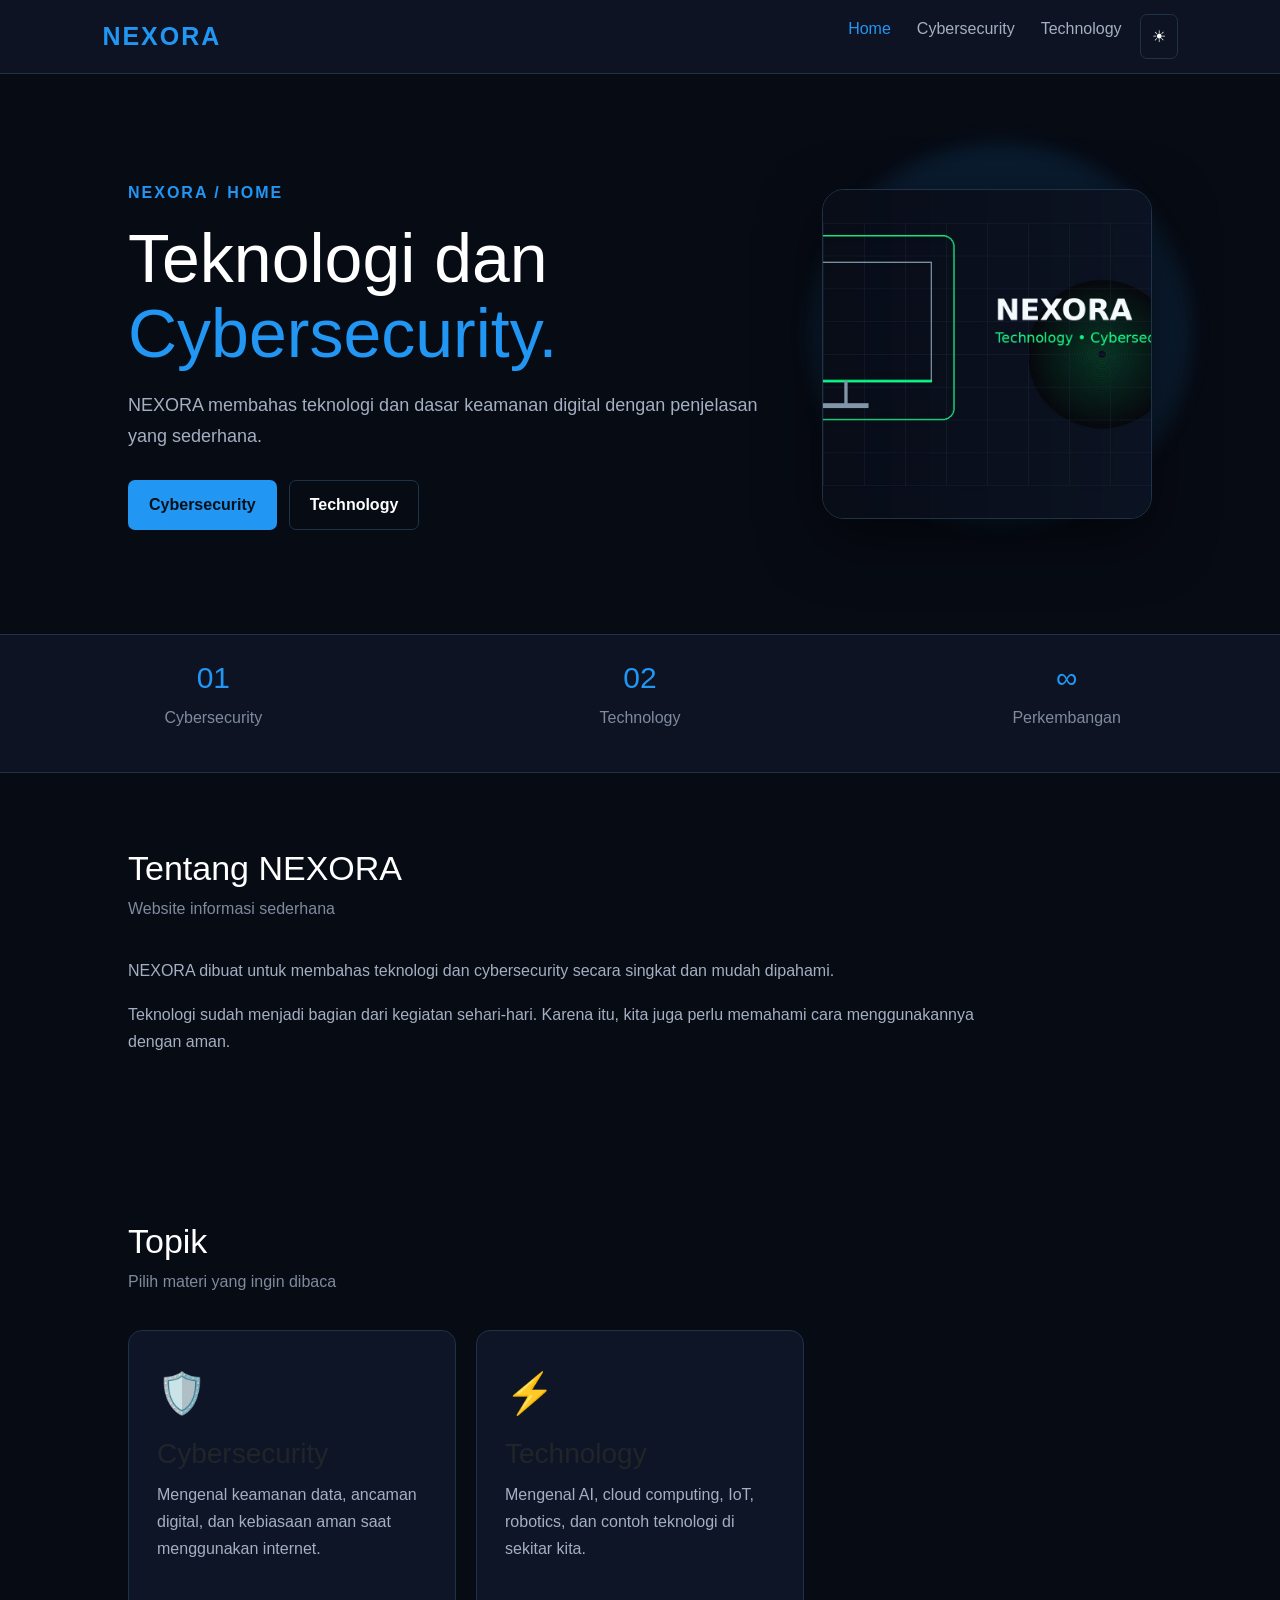
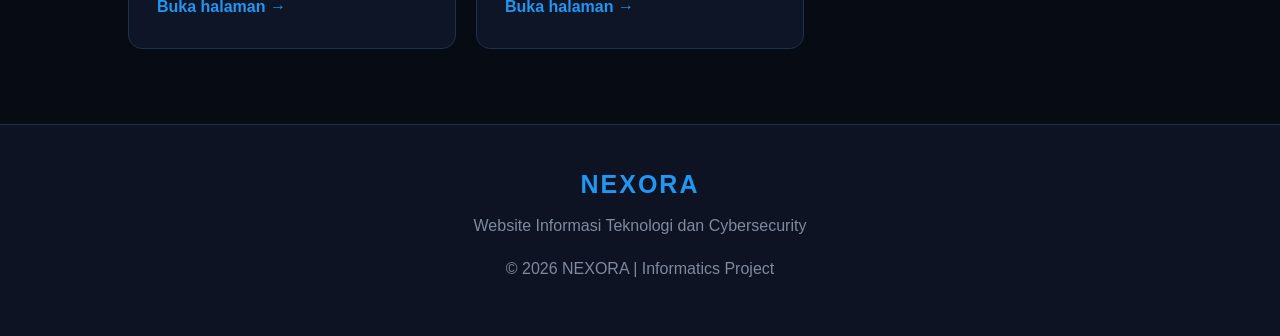
<file: index.html>
<!DOCTYPE html>
<html lang="id">
<head>
  <meta charset="UTF-8">
  <meta name="viewport" content="width=device-width, initial-scale=1.0">
  <meta name="description" content="NEXORA - Website informasi teknologi dan cybersecurity.">
  <title>NEXORA | Home</title>
  <link rel="icon" href="assets/icons/favicon.ico">

  <!-- Bootstrap -->
  <link href="https://cdn.jsdelivr.net/npm/bootstrap@5.3.3/dist/css/bootstrap.min.css" rel="stylesheet">

  <!-- CSS NEXORA -->
  <link rel="stylesheet" href="css/style.css">
</head>

<body>
  <header class="site-header">
    <nav class="navbar" aria-label="Navigasi utama">
      <a class="logo" href="index.html">NEXORA</a>

      <button class="menu-toggle" aria-label="Buka menu" aria-expanded="false">
        ☰
      </button>

      <div class="nav-actions">
        <ul class="nav-menu">
          <li><a href="index.html">Home</a></li>
          <li><a href="cybersecurity.html">Cybersecurity</a></li>
          <li><a href="technology.html">Technology</a></li>
        </ul>

        <button class="theme-toggle" aria-label="Ganti tema">☀</button>
      </div>
    </nav>
  </header>

  <main>
    <section class="hero">
      <div class="hero-content reveal">
        <div class="label">NEXORA / HOME</div>

        <h1>Teknologi dan <span>Cybersecurity.</span></h1>

        <p>
          NEXORA membahas teknologi dan dasar keamanan digital dengan penjelasan
          yang sederhana.
        </p>

        <div class="buttons">
          <a class="btn primary" href="cybersecurity.html">Cybersecurity</a>
          <a class="btn secondary" href="technology.html">Technology</a>
        </div>
      </div>

      <img
        class="hero-image reveal"
        src="assets/images/hero-banner.jpg"
        alt="Teknologi dan komputer"
      >
    </section>

    <section class="stats">
      <div class="stat">
        <h2>01</h2>
        <p>Cybersecurity</p>
      </div>

      <div class="stat">
        <h2>02</h2>
        <p>Technology</p>
      </div>

      <div class="stat">
        <h2>∞</h2>
        <p>Perkembangan</p>
      </div>
    </section>

    <section class="section">
      <div class="section-title reveal">
        <h2>Tentang NEXORA</h2>
        <p>Website informasi sederhana</p>
      </div>

      <div class="about reveal">
        <p>
          NEXORA dibuat untuk membahas teknologi dan cybersecurity secara singkat
          dan mudah dipahami.
        </p>

        <p>
          Teknologi sudah menjadi bagian dari kegiatan sehari-hari. Karena itu,
          kita juga perlu memahami cara menggunakannya dengan aman.
        </p>
      </div>
    </section>

    <section class="section">
      <div class="section-title reveal">
        <h2>Topik</h2>
        <p>Pilih materi yang ingin dibaca</p>
      </div>

      <div class="grid">
        <div class="card reveal">
          <div class="icon">🛡️</div>
          <h3>Cybersecurity</h3>
          <p>
            Mengenal keamanan data, ancaman digital, dan kebiasaan aman saat
            menggunakan internet.
          </p>
          <a href="cybersecurity.html">Buka halaman →</a>
        </div>

        <div class="card reveal">
          <div class="icon">⚡</div>
          <h3>Technology</h3>
          <p>
            Mengenal AI, cloud computing, IoT, robotics, dan contoh teknologi
            di sekitar kita.
          </p>
          <a href="technology.html">Buka halaman →</a>
        </div>
      </div>
    </section>
  </main>

  <footer>
    <div class="logo">NEXORA</div>
    <p>Website Informasi Teknologi dan Cybersecurity</p>
    <p>© 2026 NEXORA | Informatics Project</p>
  </footer>

  <button id="topButton" title="Kembali ke atas">↑</button>

  <script src="js/script.js"></script>

  <!-- Bootstrap JS -->
  <script src="https://cdn.jsdelivr.net/npm/bootstrap@5.3.3/dist/js/bootstrap.bundle.min.js"></script>
</body>
</html>
</file>
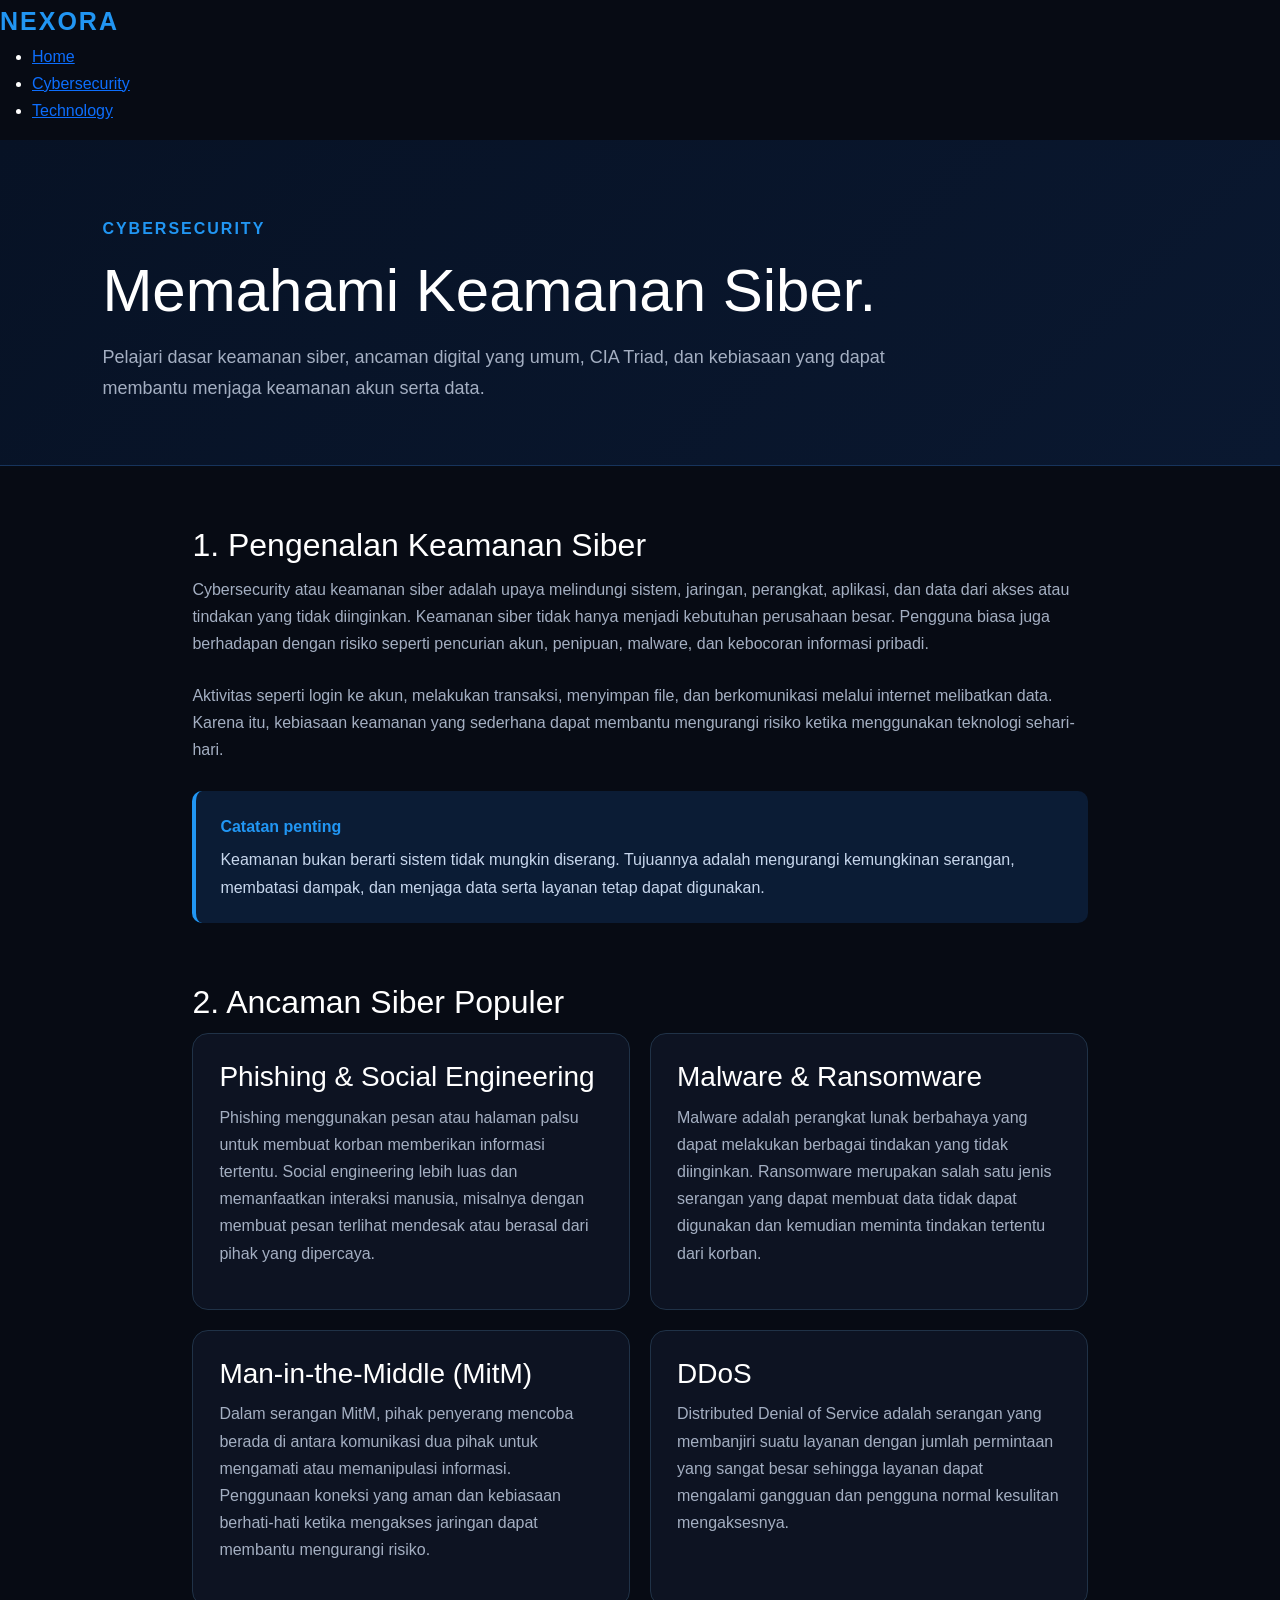
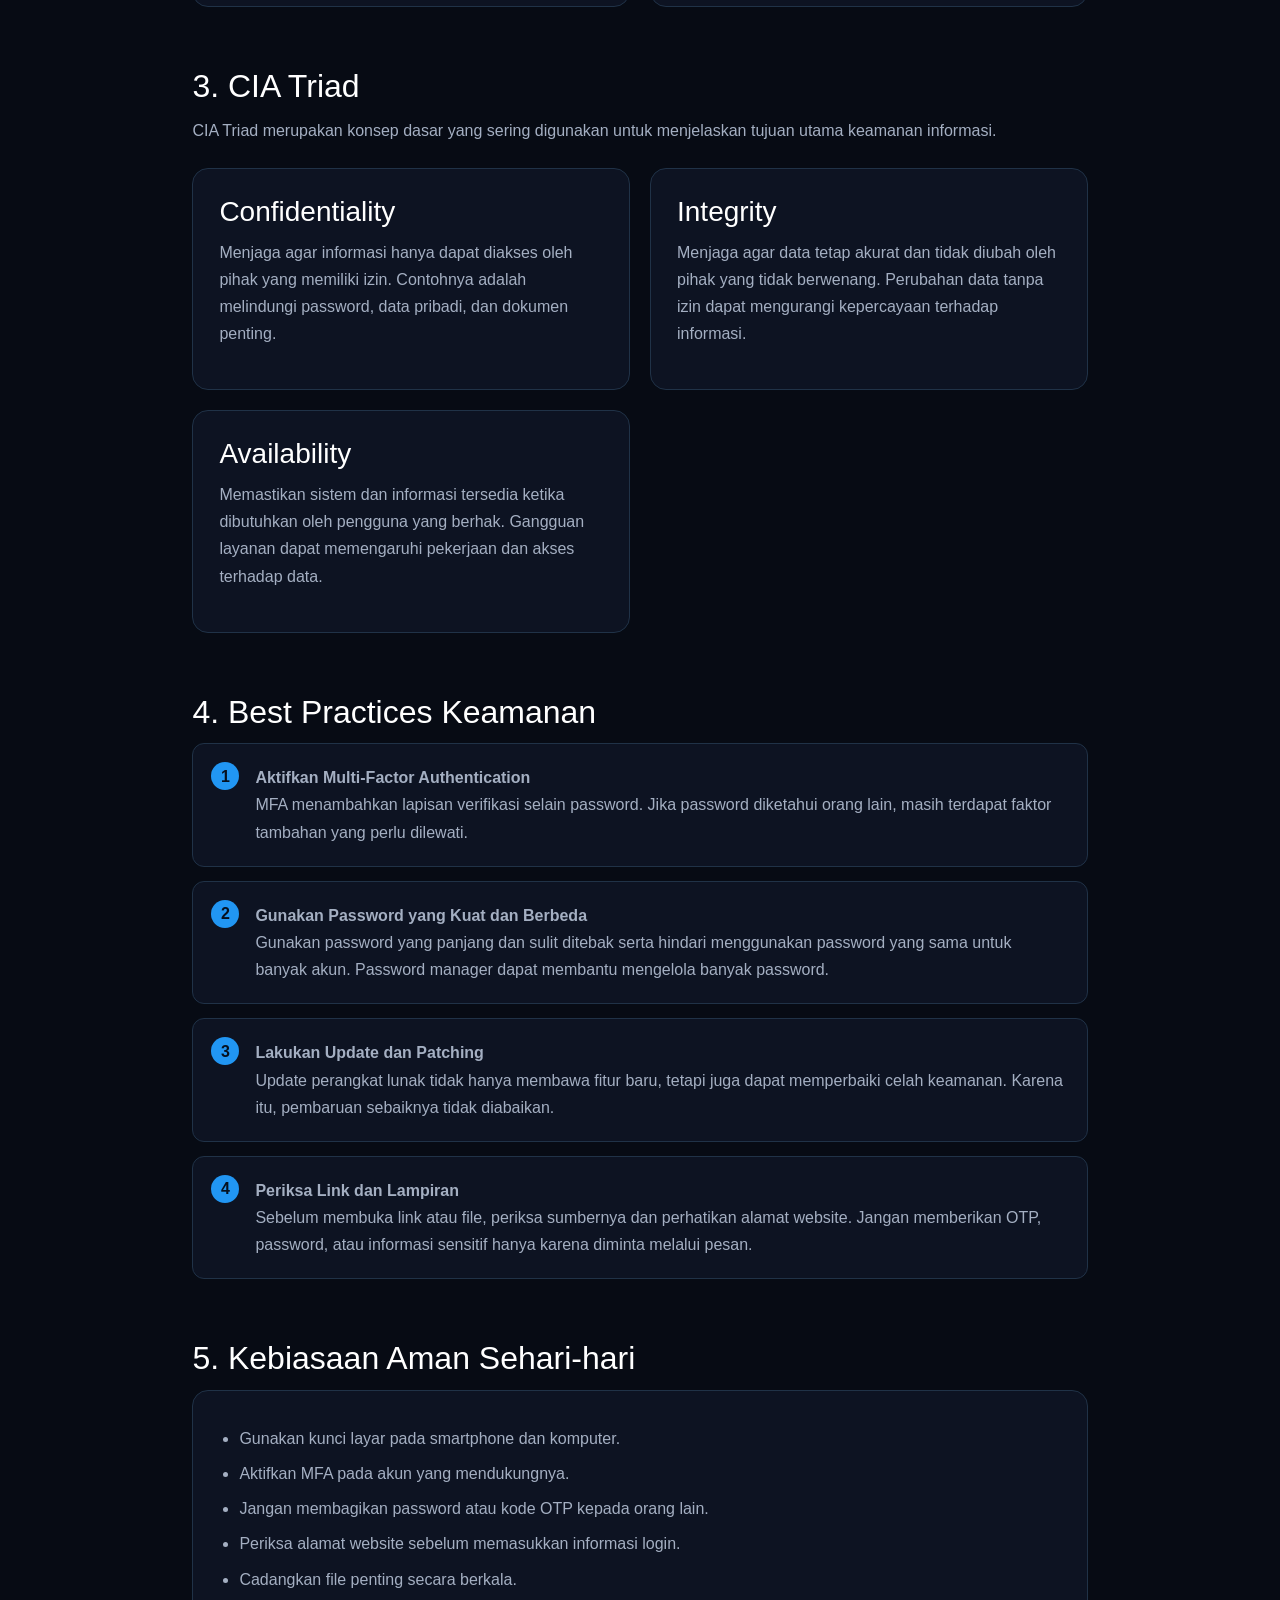
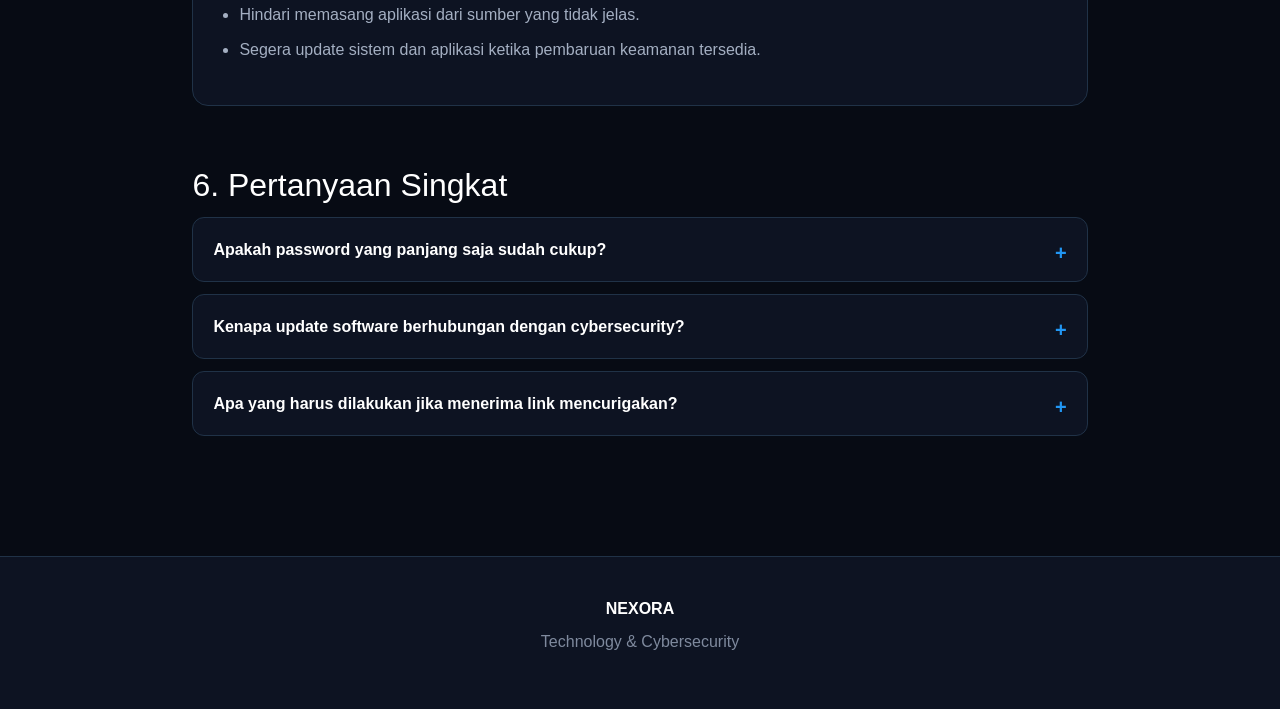
<file: cybersecurity.html>
<!DOCTYPE html>
<html lang="id">
<head>
  <meta charset="UTF-8">
  <meta name="viewport" content="width=device-width, initial-scale=1.0">
  <meta
    name="description"
    content="Pelajari dasar keamanan siber, ancaman digital yang umum, CIA Triad, dan kebiasaan yang dapat membantu menjaga keamanan akun serta data."
  >
  <title>Cybersecurity | NEXORA</title>

  <link rel="icon" href="assets/icons/favicon.ico">

  <!-- Bootstrap -->
  <link
    href="https://cdn.jsdelivr.net/npm/bootstrap@5.3.3/dist/css/bootstrap.min.css"
    rel="stylesheet"
  >

  <!-- CSS NEXORA -->
  <link rel="stylesheet" href="css/style.css">
</head>

<body>
  <nav>
    <div class="logo">NEXORA</div>

    <ul>
      <li><a href="index.html">Home</a></li>
      <li><a href="cybersecurity.html">Cybersecurity</a></li>
      <li><a href="technology.html">Technology</a></li>
    </ul>
  </nav>

  <header class="material-hero">
    <div class="label">CYBERSECURITY</div>

    <h1>Memahami Keamanan Siber.</h1>

    <p>
      Pelajari dasar keamanan siber, ancaman digital yang umum, CIA Triad,
      dan kebiasaan yang dapat membantu menjaga keamanan akun serta data.
    </p>
  </header>

  <main class="material-wrap">

    <section class="material-section reveal">
      <h2>1. Pengenalan Keamanan Siber</h2>

      <p>
        Cybersecurity atau keamanan siber adalah upaya melindungi sistem, jaringan,
        perangkat, aplikasi, dan data dari akses atau tindakan yang tidak diinginkan.
        Keamanan siber tidak hanya menjadi kebutuhan perusahaan besar. Pengguna biasa
        juga berhadapan dengan risiko seperti pencurian akun, penipuan, malware,
        dan kebocoran informasi pribadi.
      </p>

      <p>
        Aktivitas seperti login ke akun, melakukan transaksi, menyimpan file, dan
        berkomunikasi melalui internet melibatkan data. Karena itu, kebiasaan keamanan
        yang sederhana dapat membantu mengurangi risiko ketika menggunakan teknologi
        sehari-hari.
      </p>

      <div class="callout">
        <strong>Catatan penting</strong>
        Keamanan bukan berarti sistem tidak mungkin diserang. Tujuannya adalah
        mengurangi kemungkinan serangan, membatasi dampak, dan menjaga data serta
        layanan tetap dapat digunakan.
      </div>
    </section>

    <section class="material-section reveal">
      <h2>2. Ancaman Siber Populer</h2>

      <div class="material-grid">
        <article class="material-card">
          <h3>Phishing & Social Engineering</h3>

          <p>
            Phishing menggunakan pesan atau halaman palsu untuk membuat korban
            memberikan informasi tertentu. Social engineering lebih luas dan
            memanfaatkan interaksi manusia, misalnya dengan membuat pesan terlihat
            mendesak atau berasal dari pihak yang dipercaya.
          </p>
        </article>

        <article class="material-card">
          <h3>Malware & Ransomware</h3>

          <p>
            Malware adalah perangkat lunak berbahaya yang dapat melakukan berbagai
            tindakan yang tidak diinginkan. Ransomware merupakan salah satu jenis
            serangan yang dapat membuat data tidak dapat digunakan dan kemudian
            meminta tindakan tertentu dari korban.
          </p>
        </article>

        <article class="material-card">
          <h3>Man-in-the-Middle (MitM)</h3>

          <p>
            Dalam serangan MitM, pihak penyerang mencoba berada di antara komunikasi
            dua pihak untuk mengamati atau memanipulasi informasi. Penggunaan koneksi
            yang aman dan kebiasaan berhati-hati ketika mengakses jaringan dapat
            membantu mengurangi risiko.
          </p>
        </article>

        <article class="material-card">
          <h3>DDoS</h3>

          <p>
            Distributed Denial of Service adalah serangan yang membanjiri suatu
            layanan dengan jumlah permintaan yang sangat besar sehingga layanan
            dapat mengalami gangguan dan pengguna normal kesulitan mengaksesnya.
          </p>
        </article>
      </div>
    </section>

    <section class="material-section reveal">
      <h2>3. CIA Triad</h2>

      <p>
        CIA Triad merupakan konsep dasar yang sering digunakan untuk menjelaskan
        tujuan utama keamanan informasi.
      </p>

      <div class="material-grid">
        <article class="material-card">
          <h3>Confidentiality</h3>

          <p>
            Menjaga agar informasi hanya dapat diakses oleh pihak yang memiliki izin.
            Contohnya adalah melindungi password, data pribadi, dan dokumen penting.
          </p>
        </article>

        <article class="material-card">
          <h3>Integrity</h3>

          <p>
            Menjaga agar data tetap akurat dan tidak diubah oleh pihak yang tidak
            berwenang. Perubahan data tanpa izin dapat mengurangi kepercayaan
            terhadap informasi.
          </p>
        </article>

        <article class="material-card">
          <h3>Availability</h3>

          <p>
            Memastikan sistem dan informasi tersedia ketika dibutuhkan oleh pengguna
            yang berhak. Gangguan layanan dapat memengaruhi pekerjaan dan akses
            terhadap data.
          </p>
        </article>
      </div>
    </section>

    <section class="material-section reveal">
      <h2>4. Best Practices Keamanan</h2>

      <div class="steps">
        <div class="step">
          <strong>Aktifkan Multi-Factor Authentication</strong>
          <br>
          MFA menambahkan lapisan verifikasi selain password. Jika password diketahui
          orang lain, masih terdapat faktor tambahan yang perlu dilewati.
        </div>

        <div class="step">
          <strong>Gunakan Password yang Kuat dan Berbeda</strong>
          <br>
          Gunakan password yang panjang dan sulit ditebak serta hindari menggunakan
          password yang sama untuk banyak akun. Password manager dapat membantu
          mengelola banyak password.
        </div>

        <div class="step">
          <strong>Lakukan Update dan Patching</strong>
          <br>
          Update perangkat lunak tidak hanya membawa fitur baru, tetapi juga dapat
          memperbaiki celah keamanan. Karena itu, pembaruan sebaiknya tidak diabaikan.
        </div>

        <div class="step">
          <strong>Periksa Link dan Lampiran</strong>
          <br>
          Sebelum membuka link atau file, periksa sumbernya dan perhatikan alamat
          website. Jangan memberikan OTP, password, atau informasi sensitif hanya
          karena diminta melalui pesan.
        </div>
      </div>
    </section>

    <section class="material-section reveal">
      <h2>5. Kebiasaan Aman Sehari-hari</h2>

      <div class="material-card">
        <ul>
          <li>Gunakan kunci layar pada smartphone dan komputer.</li>
          <li>Aktifkan MFA pada akun yang mendukungnya.</li>
          <li>Jangan membagikan password atau kode OTP kepada orang lain.</li>
          <li>Periksa alamat website sebelum memasukkan informasi login.</li>
          <li>Cadangkan file penting secara berkala.</li>
          <li>Hindari memasang aplikasi dari sumber yang tidak jelas.</li>
          <li>
            Segera update sistem dan aplikasi ketika pembaruan keamanan tersedia.
          </li>
        </ul>
      </div>
    </section>

    <section class="material-section reveal">
      <h2>6. Pertanyaan Singkat</h2>

      <details>
        <summary>Apakah password yang panjang saja sudah cukup?</summary>

        <p>
          Password yang kuat merupakan langkah penting, tetapi keamanan akun tidak
          hanya bergantung pada password. MFA, kewaspadaan terhadap phishing, dan
          pembaruan perangkat lunak juga berperan.
        </p>
      </details>

      <details>
        <summary>Kenapa update software berhubungan dengan cybersecurity?</summary>

        <p>
          Software dapat memiliki celah keamanan yang ditemukan setelah dirilis.
          Pembaruan atau patch dapat memperbaiki masalah tersebut sehingga perangkat
          tidak terus menggunakan versi yang memiliki kerentanan yang sudah diketahui.
        </p>
      </details>

      <details>
        <summary>Apa yang harus dilakukan jika menerima link mencurigakan?</summary>

        <p>
          Jangan langsung membukanya. Periksa pengirim, alamat tujuan, konteks pesan,
          dan jika perlu konfirmasi melalui kanal resmi. Jangan memasukkan data login
          atau informasi sensitif sebelum memastikan sumbernya.
        </p>
      </details>
    </section>

  </main>

  <footer>
    <strong>NEXORA</strong>
    <p>Technology & Cybersecurity</p>
  </footer>

  <button id="topButton" title="Kembali ke atas">↑</button>

  <script src="js/script.js"></script>

  <!-- Bootstrap JS -->
  <script src="https://cdn.jsdelivr.net/npm/bootstrap@5.3.3/dist/js/bootstrap.bundle.min.js"></script>
</body>
</html>
</file>
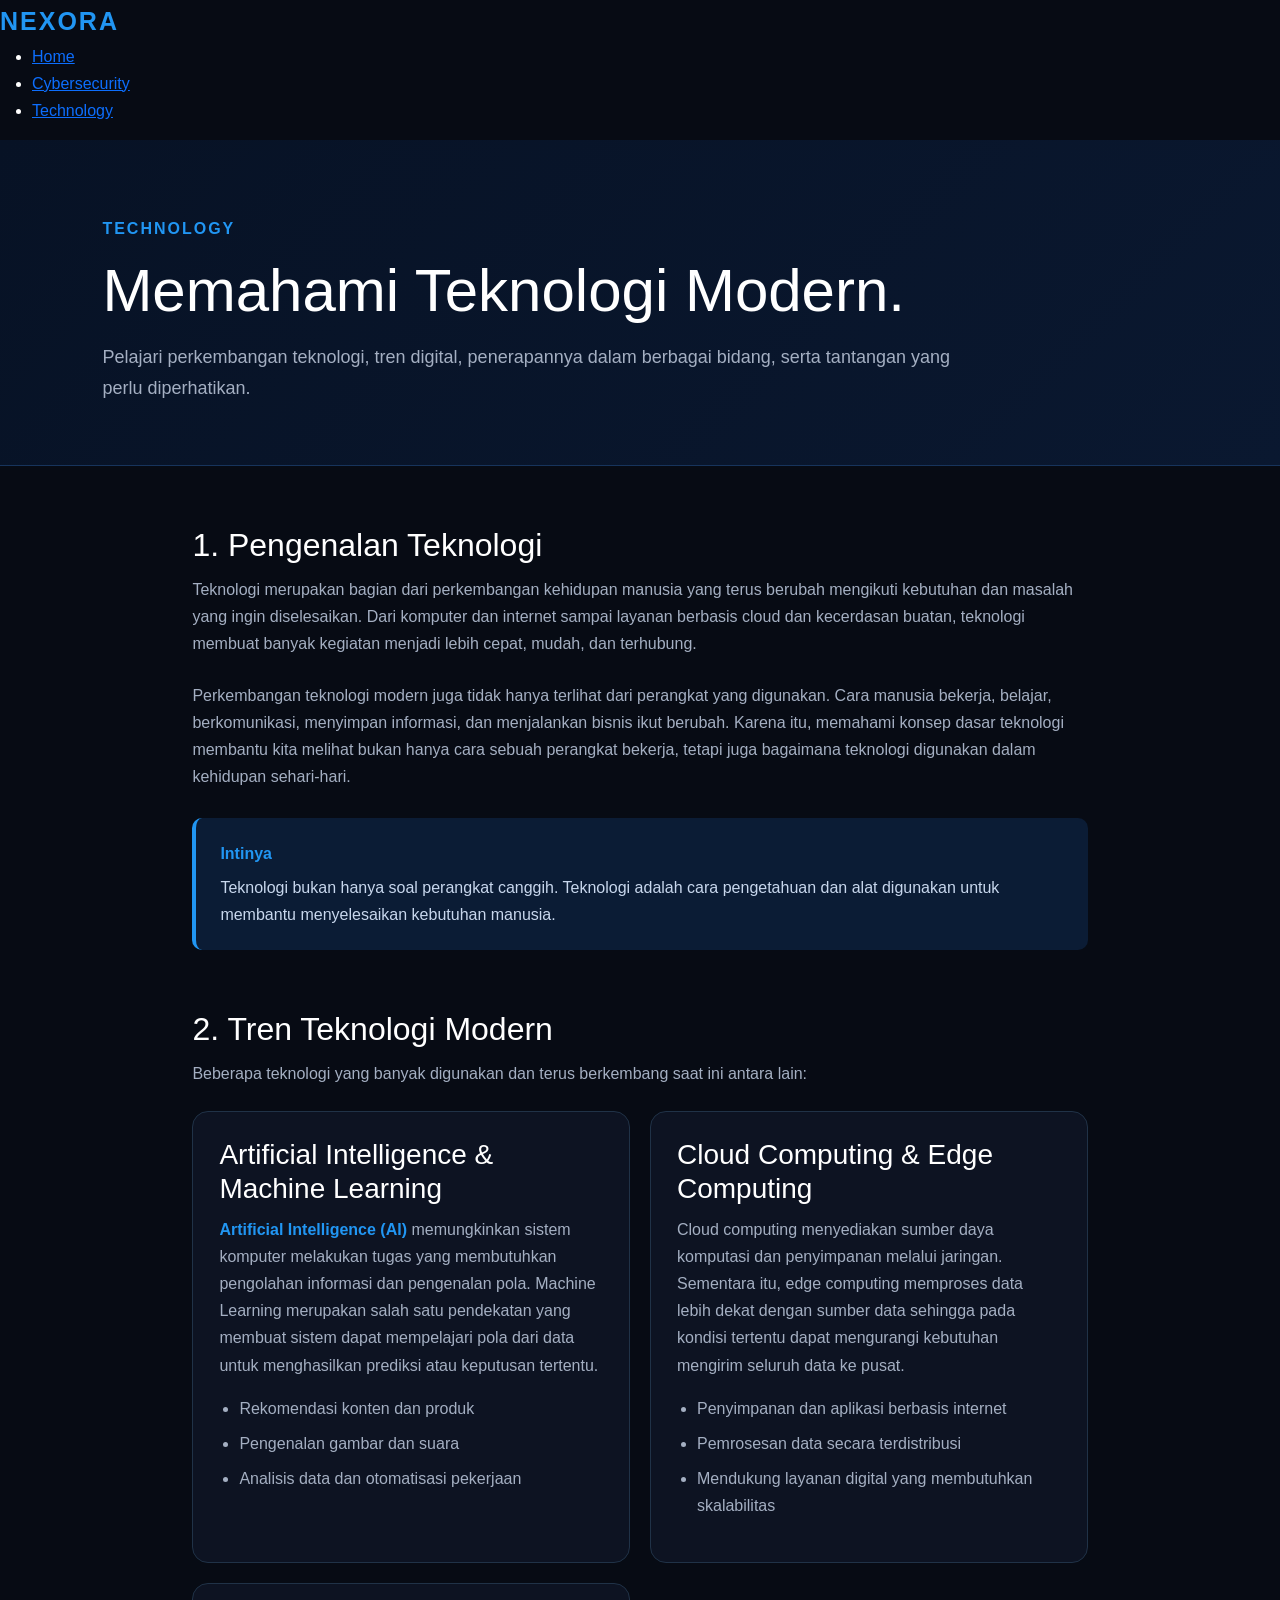
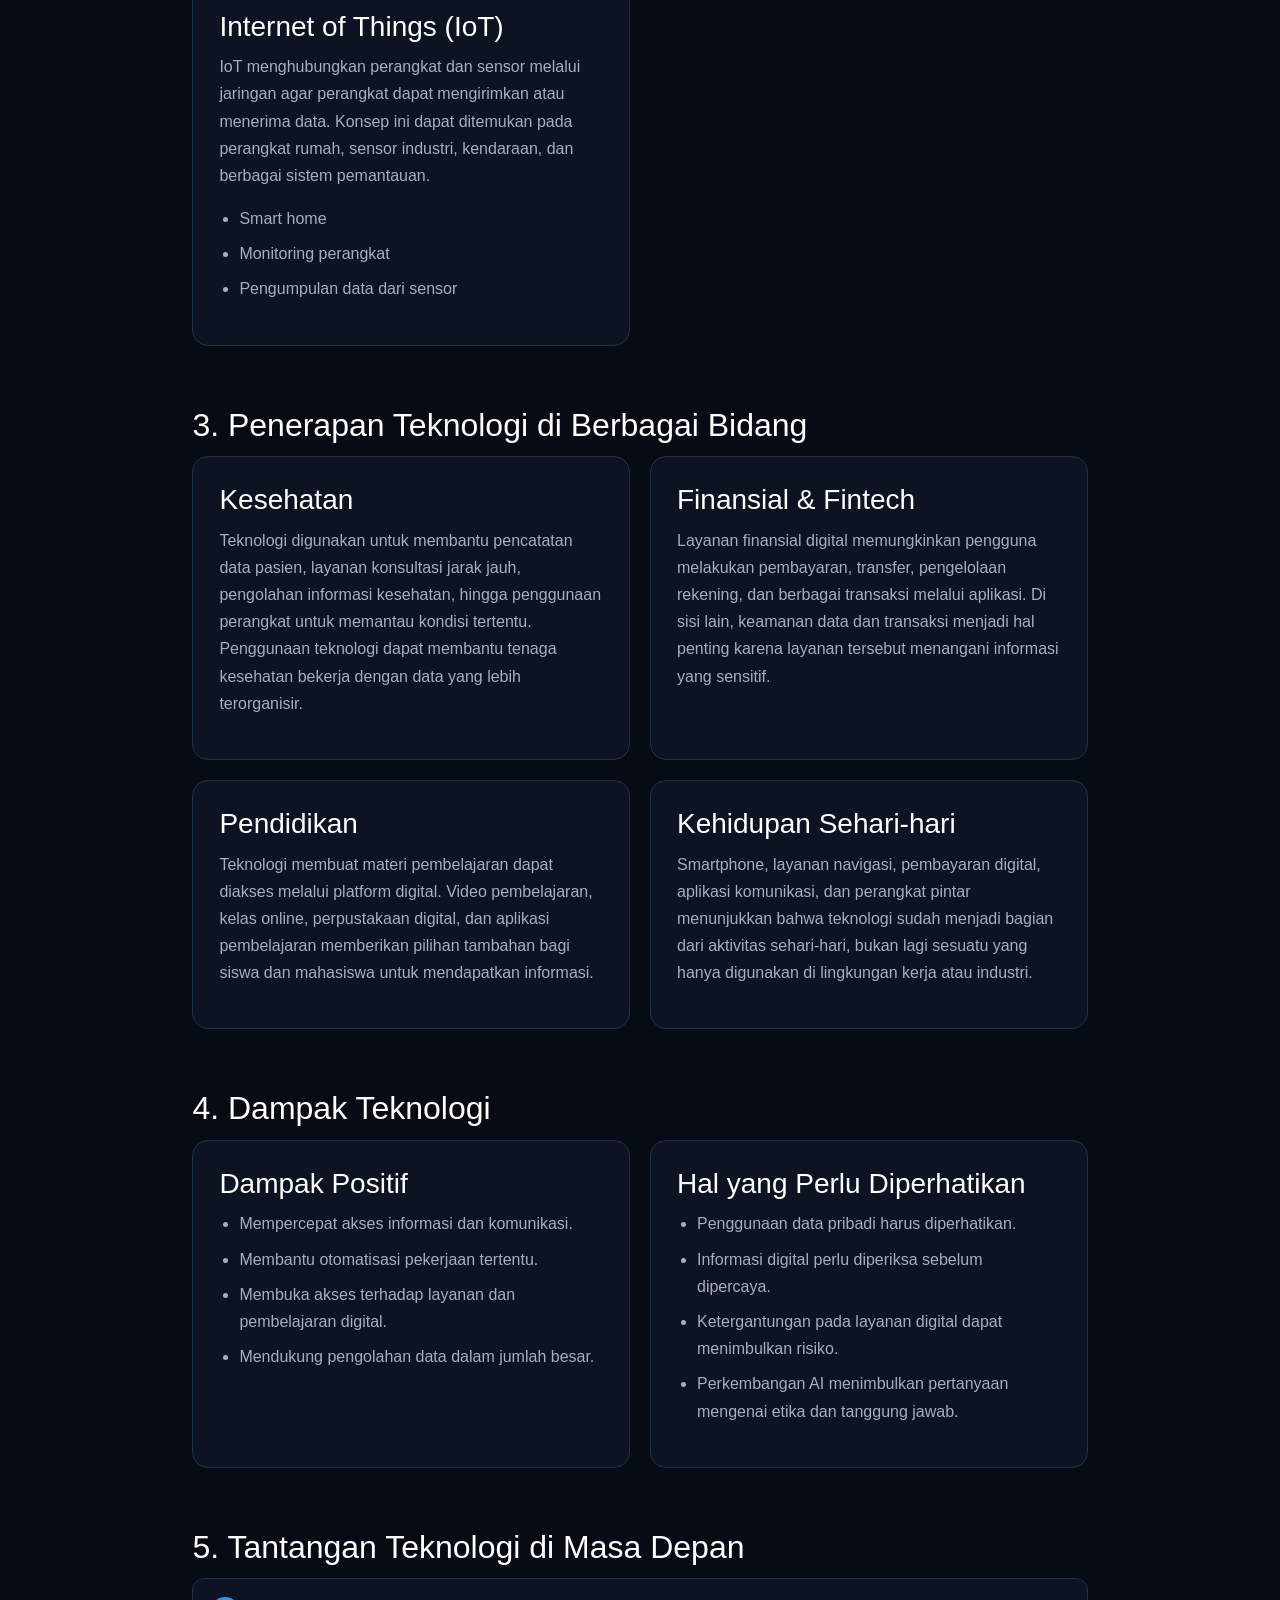
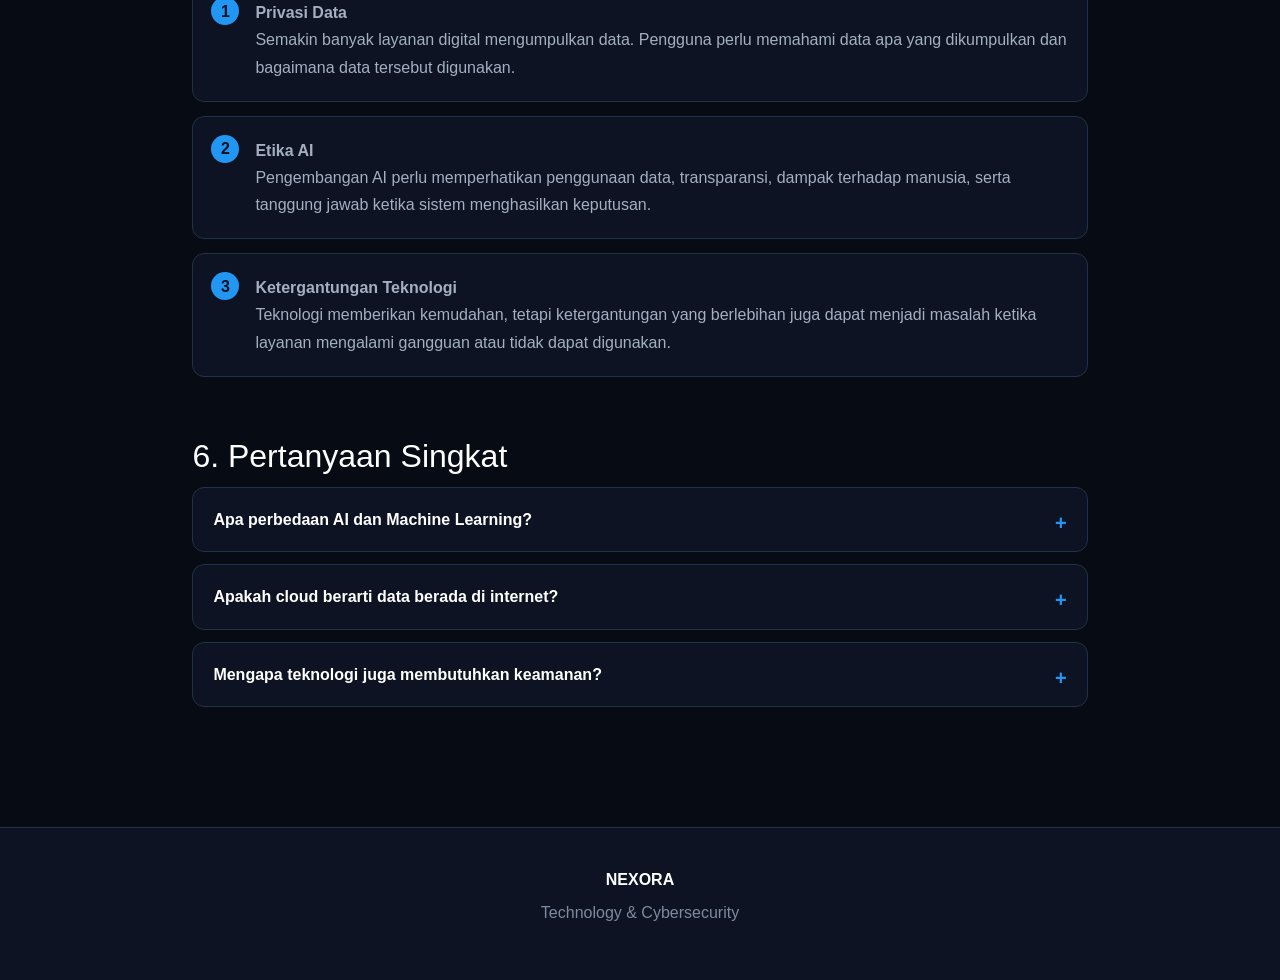
<file: technology.html>
<!DOCTYPE html>
<html lang="id">

<head>
  <meta charset="UTF-8">
  <meta name="viewport" content="width=device-width, initial-scale=1.0">
  <meta name="description"
    content="Pelajari perkembangan teknologi, tren digital, penerapannya dalam berbagai bidang, serta tantangan yang perlu diperhatikan.">
  <title>Technology | NEXORA</title>
  <link rel="icon" href="assets/icons/favicon.ico">

  <!-- Bootstrap -->
  <link href="https://cdn.jsdelivr.net/npm/bootstrap@5.3.3/dist/css/bootstrap.min.css" rel="stylesheet">

  <!-- CSS NEXORA -->
  <link rel="stylesheet" href="css/style.css">
</head>

<body>

  <nav>
    <div class="logo">NEXORA</div>
    <ul>
      <li><a href="index.html">Home</a></li>
      <li><a href="cybersecurity.html">Cybersecurity</a></li>
      <li><a href="technology.html">Technology</a></li>
    </ul>
  </nav>

  <header class="material-hero">
    <div class="label">TECHNOLOGY</div>
    <h1>Memahami Teknologi Modern.</h1>
    <p>
      Pelajari perkembangan teknologi, tren digital, penerapannya dalam berbagai bidang,
      serta tantangan yang perlu diperhatikan.
    </p>
  </header>

  <main class="material-wrap">

    <section class="material-section reveal">
      <h2>1. Pengenalan Teknologi</h2>

      <p>
        Teknologi merupakan bagian dari perkembangan kehidupan manusia yang terus berubah
        mengikuti kebutuhan dan masalah yang ingin diselesaikan. Dari komputer dan internet
        sampai layanan berbasis cloud dan kecerdasan buatan, teknologi membuat banyak kegiatan
        menjadi lebih cepat, mudah, dan terhubung.
      </p>

      <p>
        Perkembangan teknologi modern juga tidak hanya terlihat dari perangkat yang digunakan.
        Cara manusia bekerja, belajar, berkomunikasi, menyimpan informasi, dan menjalankan bisnis
        ikut berubah. Karena itu, memahami konsep dasar teknologi membantu kita melihat bukan
        hanya cara sebuah perangkat bekerja, tetapi juga bagaimana teknologi digunakan dalam
        kehidupan sehari-hari.
      </p>

      <div class="callout">
        <strong>Intinya</strong>
        Teknologi bukan hanya soal perangkat canggih. Teknologi adalah cara pengetahuan dan alat
        digunakan untuk membantu menyelesaikan kebutuhan manusia.
      </div>
    </section>

    <section class="material-section reveal">
      <h2>2. Tren Teknologi Modern</h2>

      <p>
        Beberapa teknologi yang banyak digunakan dan terus berkembang saat ini antara lain:
      </p>

      <div class="material-grid">

        <article class="material-card">
          <h3>Artificial Intelligence & Machine Learning</h3>
          <p>
            <span class="term">Artificial Intelligence (AI)</span> memungkinkan sistem komputer
            melakukan tugas yang membutuhkan pengolahan informasi dan pengenalan pola. Machine
            Learning merupakan salah satu pendekatan yang membuat sistem dapat mempelajari pola
            dari data untuk menghasilkan prediksi atau keputusan tertentu.
          </p>

          <ul>
            <li>Rekomendasi konten dan produk</li>
            <li>Pengenalan gambar dan suara</li>
            <li>Analisis data dan otomatisasi pekerjaan</li>
          </ul>
        </article>

        <article class="material-card">
          <h3>Cloud Computing & Edge Computing</h3>
          <p>
            Cloud computing menyediakan sumber daya komputasi dan penyimpanan melalui jaringan.
            Sementara itu, edge computing memproses data lebih dekat dengan sumber data sehingga
            pada kondisi tertentu dapat mengurangi kebutuhan mengirim seluruh data ke pusat.
          </p>

          <ul>
            <li>Penyimpanan dan aplikasi berbasis internet</li>
            <li>Pemrosesan data secara terdistribusi</li>
            <li>Mendukung layanan digital yang membutuhkan skalabilitas</li>
          </ul>
        </article>

        <article class="material-card">
          <h3>Internet of Things (IoT)</h3>
          <p>
            IoT menghubungkan perangkat dan sensor melalui jaringan agar perangkat dapat
            mengirimkan atau menerima data. Konsep ini dapat ditemukan pada perangkat rumah,
            sensor industri, kendaraan, dan berbagai sistem pemantauan.
          </p>

          <ul>
            <li>Smart home</li>
            <li>Monitoring perangkat</li>
            <li>Pengumpulan data dari sensor</li>
          </ul>
        </article>

      </div>
    </section>

    <section class="material-section reveal">
      <h2>3. Penerapan Teknologi di Berbagai Bidang</h2>

      <div class="material-grid">

        <article class="material-card">
          <h3>Kesehatan</h3>
          <p>
            Teknologi digunakan untuk membantu pencatatan data pasien, layanan konsultasi jarak
            jauh, pengolahan informasi kesehatan, hingga penggunaan perangkat untuk memantau kondisi
            tertentu. Penggunaan teknologi dapat membantu tenaga kesehatan bekerja dengan data yang
            lebih terorganisir.
          </p>
        </article>

        <article class="material-card">
          <h3>Finansial & Fintech</h3>
          <p>
            Layanan finansial digital memungkinkan pengguna melakukan pembayaran, transfer,
            pengelolaan rekening, dan berbagai transaksi melalui aplikasi. Di sisi lain, keamanan
            data dan transaksi menjadi hal penting karena layanan tersebut menangani informasi
            yang sensitif.
          </p>
        </article>

        <article class="material-card">
          <h3>Pendidikan</h3>
          <p>
            Teknologi membuat materi pembelajaran dapat diakses melalui platform digital.
            Video pembelajaran, kelas online, perpustakaan digital, dan aplikasi pembelajaran
            memberikan pilihan tambahan bagi siswa dan mahasiswa untuk mendapatkan informasi.
          </p>
        </article>

        <article class="material-card">
          <h3>Kehidupan Sehari-hari</h3>
          <p>
            Smartphone, layanan navigasi, pembayaran digital, aplikasi komunikasi, dan perangkat
            pintar menunjukkan bahwa teknologi sudah menjadi bagian dari aktivitas sehari-hari,
            bukan lagi sesuatu yang hanya digunakan di lingkungan kerja atau industri.
          </p>
        </article>

      </div>
    </section>

    <section class="material-section reveal">
      <h2>4. Dampak Teknologi</h2>

      <div class="material-grid">

        <article class="material-card">
          <h3>Dampak Positif</h3>

          <ul>
            <li>Mempercepat akses informasi dan komunikasi.</li>
            <li>Membantu otomatisasi pekerjaan tertentu.</li>
            <li>Membuka akses terhadap layanan dan pembelajaran digital.</li>
            <li>Mendukung pengolahan data dalam jumlah besar.</li>
          </ul>
        </article>

        <article class="material-card">
          <h3>Hal yang Perlu Diperhatikan</h3>

          <ul>
            <li>Penggunaan data pribadi harus diperhatikan.</li>
            <li>Informasi digital perlu diperiksa sebelum dipercaya.</li>
            <li>Ketergantungan pada layanan digital dapat menimbulkan risiko.</li>
            <li>Perkembangan AI menimbulkan pertanyaan mengenai etika dan tanggung jawab.</li>
          </ul>
        </article>

      </div>
    </section>

    <section class="material-section reveal">
      <h2>5. Tantangan Teknologi di Masa Depan</h2>

      <div class="steps">

        <div class="step">
          <strong>Privasi Data</strong><br>
          Semakin banyak layanan digital mengumpulkan data. Pengguna perlu memahami data apa
          yang dikumpulkan dan bagaimana data tersebut digunakan.
        </div>

        <div class="step">
          <strong>Etika AI</strong><br>
          Pengembangan AI perlu memperhatikan penggunaan data, transparansi, dampak terhadap
          manusia, serta tanggung jawab ketika sistem menghasilkan keputusan.
        </div>

        <div class="step">
          <strong>Ketergantungan Teknologi</strong><br>
          Teknologi memberikan kemudahan, tetapi ketergantungan yang berlebihan juga dapat menjadi
          masalah ketika layanan mengalami gangguan atau tidak dapat digunakan.
        </div>

      </div>
    </section>

    <section class="material-section reveal">
      <h2>6. Pertanyaan Singkat</h2>

      <details>
        <summary>Apa perbedaan AI dan Machine Learning?</summary>
        <p>
          AI merupakan konsep yang lebih luas tentang sistem yang dapat melakukan tugas tertentu
          yang membutuhkan kemampuan pemrosesan informasi, sedangkan Machine Learning adalah salah
          satu pendekatan untuk membuat sistem mempelajari pola dari data.
        </p>
      </details>

      <details>
        <summary>Apakah cloud berarti data berada di internet?</summary>
        <p>
          Secara sederhana, layanan cloud memungkinkan data atau sumber daya komputasi diakses
          melalui jaringan dari infrastruktur yang dikelola oleh penyedia layanan. Pengguna tidak
          harus menyimpan seluruh sumber daya tersebut secara lokal.
        </p>
      </details>

      <details>
        <summary>Mengapa teknologi juga membutuhkan keamanan?</summary>
        <p>
          Karena perangkat dan layanan digital menyimpan serta memproses informasi. Tanpa
          perlindungan yang sesuai, data atau layanan dapat disalahgunakan, terganggu, atau
          diakses oleh pihak yang tidak berwenang.
        </p>
      </details>

    </section>

  </main>

  <footer>
    <strong>NEXORA</strong>
    <p>Technology & Cybersecurity</p>
  </footer>

  <button id="topButton" title="Kembali ke atas">↑</button>

  <script src="js/script.js"></script>

  <!-- Bootstrap JS -->
  <script src="https://cdn.jsdelivr.net/npm/bootstrap@5.3.3/dist/js/bootstrap.bundle.min.js"></script>

</body>

</html>
</file>
<file: css/style.css>
:root {
  --bg: #070b14;
  --surface: #0d1322;
  --card: #0d1526;
  --border: #203247;
  --text: #fff;
  --muted: #a4afc2;
  --soft: #7f8a9e;
  --accent: #2196f3;
  --accent-soft: #2196f320;
}

* {
  margin: 0;
  padding: 0;
  box-sizing: border-box;
  font-family: Arial, sans-serif;
}

html {
  scroll-behavior: smooth;
}

body {
  background: var(--bg);
  color: var(--text);
  line-height: 1.7;
  transition: 0.25s;
}

body.light {
  --bg: #f3f6fa;
  --surface: #fff;
  --card: #fff;
  --border: #d9e0ea;
  --text: #111827;
  --muted: #4b5563;
  --soft: #64748b;
  --accent: #2196f3;
  --accent-soft: #2196f320;
}

/* ===== NAVBAR ===== */

.site-header {
  position: sticky;
  top: 0;
  z-index: 50;
}

.navbar {
  min-height: 72px;
  padding: 14px 8%;
  display: flex;
  justify-content: space-between;
  align-items: center;
  background: var(--surface);
  border-bottom: 1px solid var(--border);
  backdrop-filter: blur(10px);
}

.logo {
  color: var(--accent);
  font-size: 25px;
  font-weight: bold;
  letter-spacing: 2px;
  text-decoration: none;
}

.nav-actions {
  display: flex;
  align-items: center;
  gap: 18px;
}

.nav-menu {
  display: flex;
  gap: 26px;
  list-style: none;
}

.nav-menu a {
  color: var(--muted);
  text-decoration: none;
  transition: 0.25s;
}

.nav-menu a:hover,
.nav-menu a.active {
  color: var(--accent);
}

.menu-toggle,
.theme-toggle {
  border: 1px solid var(--border);
  background: transparent;
  color: var(--text);
  border-radius: 7px;
  cursor: pointer;
  padding: 8px 11px;
}

.menu-toggle {
  display: none;
}

.theme-toggle {
  font-size: 16px;
}

/* ===== HERO ===== */

.hero {
  min-height: 560px;
  padding: 90px 10%;
  display: flex;
  align-items: center;
  position: relative;
  overflow: hidden;
  background: var(--bg);
}

.hero::after {
  content: "";
  position: absolute;
  width: 380px;
  height: 380px;
  right: 7%;
  top: 70px;
  border-radius: 50%;
  background: var(--accent-soft);
  filter: blur(10px);
}

.hero-content {
  max-width: 650px;
  position: relative;
  z-index: 1;
}

.label {
  color: var(--accent);
  letter-spacing: 2px;
  font-weight: bold;
  margin-bottom: 15px;
}

.hero h1 {
  font-size: clamp(42px, 7vw, 68px);
  line-height: 1.1;
  margin-bottom: 20px;
}

.hero h1 span {
  color: var(--accent);
}

.hero p {
  color: var(--muted);
  max-width: 650px;
  font-size: 18px;
}

.hero-image {
  width: 330px;
  height: 330px;
  object-fit: cover;
  border-radius: 22px;
  margin-left: auto;
  position: relative;
  z-index: 1;
  border: 1px solid var(--border);
  box-shadow: 0 20px 60px #0008;
}

/* ===== BUTTON ===== */

.buttons {
  display: flex;
  gap: 12px;
  margin-top: 28px;
}

.btn {
  display: inline-block;
  padding: 12px 20px;
  border-radius: 7px;
  text-decoration: none;
  font-weight: bold;
  transition: 0.25s;
}

.primary {
  background: var(--accent);
  color: #061018;
}

.secondary {
  border: 1px solid var(--border);
  color: var(--text);
}

.btn:hover {
  transform: translateY(-3px);
}

/* ===== SECTION ===== */

.section {
  padding: 75px 10%;
}

.section-title {
  margin-bottom: 35px;
}

.section-title h2 {
  font-size: 34px;
  margin-bottom: 6px;
}

.section-title p {
  color: var(--soft);
}

.about {
  max-width: 850px;
  color: var(--muted);
}

.about p + p {
  margin-top: 14px;
}

.grid {
  display: grid;
  grid-template-columns: repeat(3, 1fr);
  gap: 20px;
}

.grid.two {
  grid-template-columns: repeat(2, 1fr);
}

.card {
  background: var(--card);
  border: 1px solid var(--border);
  border-radius: 14px;
  padding: 28px;
  transition: 0.3s;
}

.card:hover {
  transform: translateY(-7px);
  border-color: var(--accent);
}

.card .icon {
  font-size: 40px;
  margin-bottom: 10px;
}

.card h3 {
  margin-bottom: 10px;
}

.card p {
  color: var(--muted);
}

.card a {
  display: inline-block;
  color: var(--accent);
  text-decoration: none;
  margin-top: 15px;
  font-weight: bold;
}

/* ===== INFO ===== */

.info {
  background: var(--card);
  border-left: 4px solid var(--accent);
  border-radius: 10px;
  padding: 28px;
  color: var(--muted);
}

.tips {
  background: linear-gradient(135deg, var(--accent-soft), var(--card));
  border: 1px solid var(--border);
  border-radius: 14px;
  padding: 28px;
  color: var(--muted);
}

.tips li {
  margin: 8px 0;
}

/* ===== STATS ===== */

.stats {
  display: grid;
  grid-template-columns: repeat(3, 1fr);
  background: var(--surface);
  border-top: 1px solid var(--border);
  border-bottom: 1px solid var(--border);
}

.stat {
  text-align: center;
  padding: 25px;
}

.stat h2 {
  color: var(--accent);
  font-size: 30px;
}

.stat p {
  color: var(--soft);
}

/* ===== FOOTER ===== */

footer {
  padding: 38px 10%;
  text-align: center;
  background: var(--surface);
  border-top: 1px solid var(--border);
}

footer p {
  color: var(--soft);
  margin-top: 6px;
}

/* ===== TOP BUTTON ===== */

#topButton {
  display: none;
  position: fixed;
  right: 20px;
  bottom: 20px;
  border: 0;
  background: var(--accent);
  color: #061018;
  width: 44px;
  height: 44px;
  border-radius: 50%;
  font-size: 20px;
  cursor: pointer;
  z-index: 20;
}

/* ===== ANIMATION ===== */

.reveal {
  opacity: 0;
  transform: translateY(20px);
  transition: 0.7s;
}

.reveal.show {
  opacity: 1;
  transform: none;
}

/* ===== RESPONSIVE ===== */

@media (max-width: 800px) {
  .navbar {
    padding: 14px 6%;
    flex-wrap: wrap;
  }

  .menu-toggle {
    display: block;
    margin-left: auto;
  }

  .nav-actions {
    width: 100%;
    display: none;
    align-items: stretch;
    flex-direction: column;
  }

  .nav-actions.open {
    display: flex;
  }

  .nav-menu {
    flex-direction: column;
    gap: 0;
  }

  .nav-menu li {
    border-top: 1px solid var(--border);
  }

  .nav-menu a {
    display: block;
    padding: 10px 0;
  }

  .theme-toggle {
    align-self: flex-start;
  }

  .hero {
    min-height: auto;
    padding: 65px 7%;
    display: block;
  }

  .hero-image {
    width: 100%;
    height: 240px;
    margin: 30px 0 0;
  }

  .section {
    padding: 55px 7%;
  }

  .grid,
  .grid.two,
  .stats {
    grid-template-columns: 1fr;
  }

  .buttons {
    flex-direction: column;
  }

  .btn {
    text-align: center;
  }
}

/* ===== MATERI LENGKAP ===== */

.material-hero {
  padding: 75px 8% 45px;
  background: linear-gradient(135deg, #071225, #0a1830);
  border-bottom: 1px solid #17345c;
}

.material-hero .label {
  color: var(--accent);
}

.material-hero h1 {
  font-size: clamp(38px, 6vw, 60px);
  max-width: 850px;
  line-height: 1.12;
  margin: 12px 0 18px;
}

.material-hero p {
  max-width: 850px;
  color: var(--muted);
  font-size: 18px;
}

.material-wrap {
  max-width: 1100px;
  margin: auto;
  padding: 60px 8%;
}

.material-section {
  margin-bottom: 60px;
}

.material-section h2 {
  font-size: 32px;
  margin-bottom: 12px;
}

.material-section > p {
  color: var(--muted);
  max-width: 900px;
  margin-bottom: 24px;
}

.material-grid {
  display: grid;
  grid-template-columns: repeat(2, 1fr);
  gap: 20px;
}

.material-card {
  background: var(--surface);
  border: 1px solid var(--border);
  border-radius: 16px;
  padding: 26px;
  transition: 0.25s;
}

.material-card:hover {
  transform: translateY(-5px);
  border-color: var(--accent);
  box-shadow: 0 12px 35px #2196f320;
}

.material-card h3 {
  margin-bottom: 10px;
  color: #fff;
}

.material-card p,
.material-card li {
  color: var(--muted);
}

.material-card ul,
.material-card ol {
  padding-left: 20px;
}

.material-card li {
  margin: 8px 0;
}

/* ===== CALLOUT ===== */

.callout {
  margin: 28px 0;
  padding: 22px 24px;
  border-left: 4px solid var(--accent);
  background: #0b1c35;
  border-radius: 10px;
  color: #c8d7ed;
}

.callout strong {
  display: block;
  color: var(--accent);
  margin-bottom: 6px;
}

/* ===== DETAILS ===== */

details {
  background: var(--surface);
  border: 1px solid var(--border);
  border-radius: 12px;
  margin: 12px 0;
  overflow: hidden;
}

summary {
  cursor: pointer;
  padding: 18px 20px;
  font-weight: bold;
  color: #fff;
  list-style: none;
}

summary::-webkit-details-marker {
  display: none;
}

summary::after {
  content: "+";
  float: right;
  color: var(--accent);
  font-size: 20px;
}

details[open] summary::after {
  content: "−";
}

details p {
  padding: 0 20px 20px;
  color: var(--muted);
}

/* ===== STEPS ===== */

.steps {
  counter-reset: step;
  display: grid;
  gap: 14px;
}

.step {
  position: relative;
  padding: 20px 20px 20px 62px;
  background: var(--surface);
  border: 1px solid var(--border);
  border-radius: 12px;
  color: var(--muted);
}

.step::before {
  counter-increment: step;
  content: counter(step);
  position: absolute;
  left: 18px;
  top: 18px;
  width: 28px;
  height: 28px;
  border-radius: 50%;
  display: grid;
  place-items: center;
  background: var(--accent);
  color: #06111f;
  font-weight: bold;
}

.term {
  color: var(--accent);
  font-weight: bold;
}

/* ===== RESPONSIVE MATERI ===== */

@media (max-width: 800px) {
  .material-grid {
    grid-template-columns: 1fr;
  }

  .material-wrap {
    padding: 45px 7%;
  }

  .material-hero {
    padding: 55px 7% 35px;
  }
}

/* ===== PENGEMBANGAN TUGAS ===== */

/* Flexbox */
.buttons {
  display: flex;
  gap: 12px;
  flex-wrap: wrap;
}

/* Responsive untuk layar kecil */
@media (max-width: 800px) {
  .buttons {
    flex-direction: column;
  }

  .buttons .btn {
    width: 100%;
    text-align: center;
  }

  .hero-content {
    width: 100%;
  }

  .material-card {
    width: 100%;
  }
}

/* Responsive tambahan untuk HP kecil */
@media (max-width: 480px) {
  .hero h1 {
    font-size: 36px;
  }

  .material-section h2 {
    font-size: 26px;
  }

  .material-hero h1 {
    font-size: 34px;
  }
}
</file>
